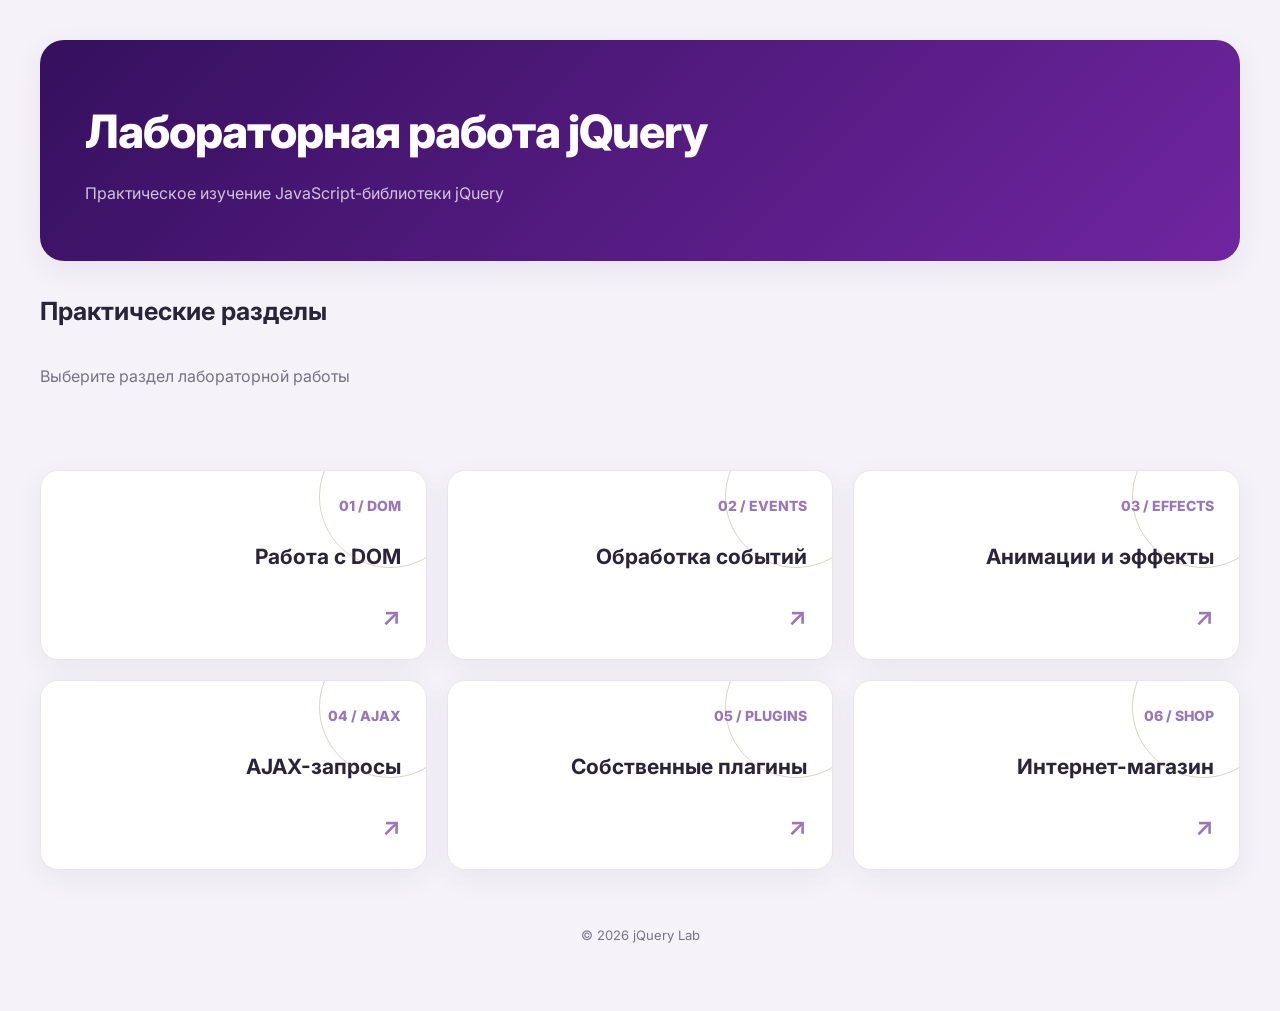
<file: index.html>
<!doctype html>
<html lang="ru">
  <head>
    <meta charset="UTF-8" />
    <meta name="viewport" content="width=device-width, initial-scale=1.0" />
    <title>Лабораторная работа jQuery</title>

    <link rel="stylesheet" href="css/style.css" />
    <link rel="stylesheet" href="css/home.css" />
  </head>
  <body>
    <div id="app">
      <header class="home-header">
        <h1>Лабораторная работа jQuery</h1>
        <p>Практическое изучение JavaScript-библиотеки jQuery</p>
      </header>

      <main class="home-content">
        <h2>Практические разделы</h2>

        <p class="home-description">Выберите раздел лабораторной работы</p>

        <nav class="lab-navigation">
          <a href="pages/dom.html">
            <span class="card-number">01 / DOM</span>
            <span class="card-title">Работа с DOM</span>
            <span class="card-arrow">↗</span>
          </a>

          <a href="pages/events.html">
            <span class="card-number">02 / EVENTS</span>
            <span class="card-title">Обработка событий</span>
            <span class="card-arrow">↗</span>
          </a>

          <a href="pages/effects.html">
            <span class="card-number">03 / EFFECTS</span>
            <span class="card-title">Анимации и эффекты</span>
            <span class="card-arrow">↗</span>
          </a>

          <a href="pages/ajax.html">
            <span class="card-number">04 / AJAX</span>
            <span class="card-title">AJAX-запросы</span>
            <span class="card-arrow">↗</span>
          </a>

          <a href="pages/plugins.html">
            <span class="card-number">05 / PLUGINS</span>
            <span class="card-title">Собственные плагины</span>
            <span class="card-arrow">↗</span>
          </a>

          <a href="pages/shop.html">
            <span class="card-number">06 / SHOP</span>
            <span class="card-title">Интернет-магазин</span>
            <span class="card-arrow">↗</span>
          </a>
        </nav>
      </main>

      <footer>
        <p>© 2026 jQuery Lab</p>
      </footer>
    </div>
  </body>
</html>
</file>
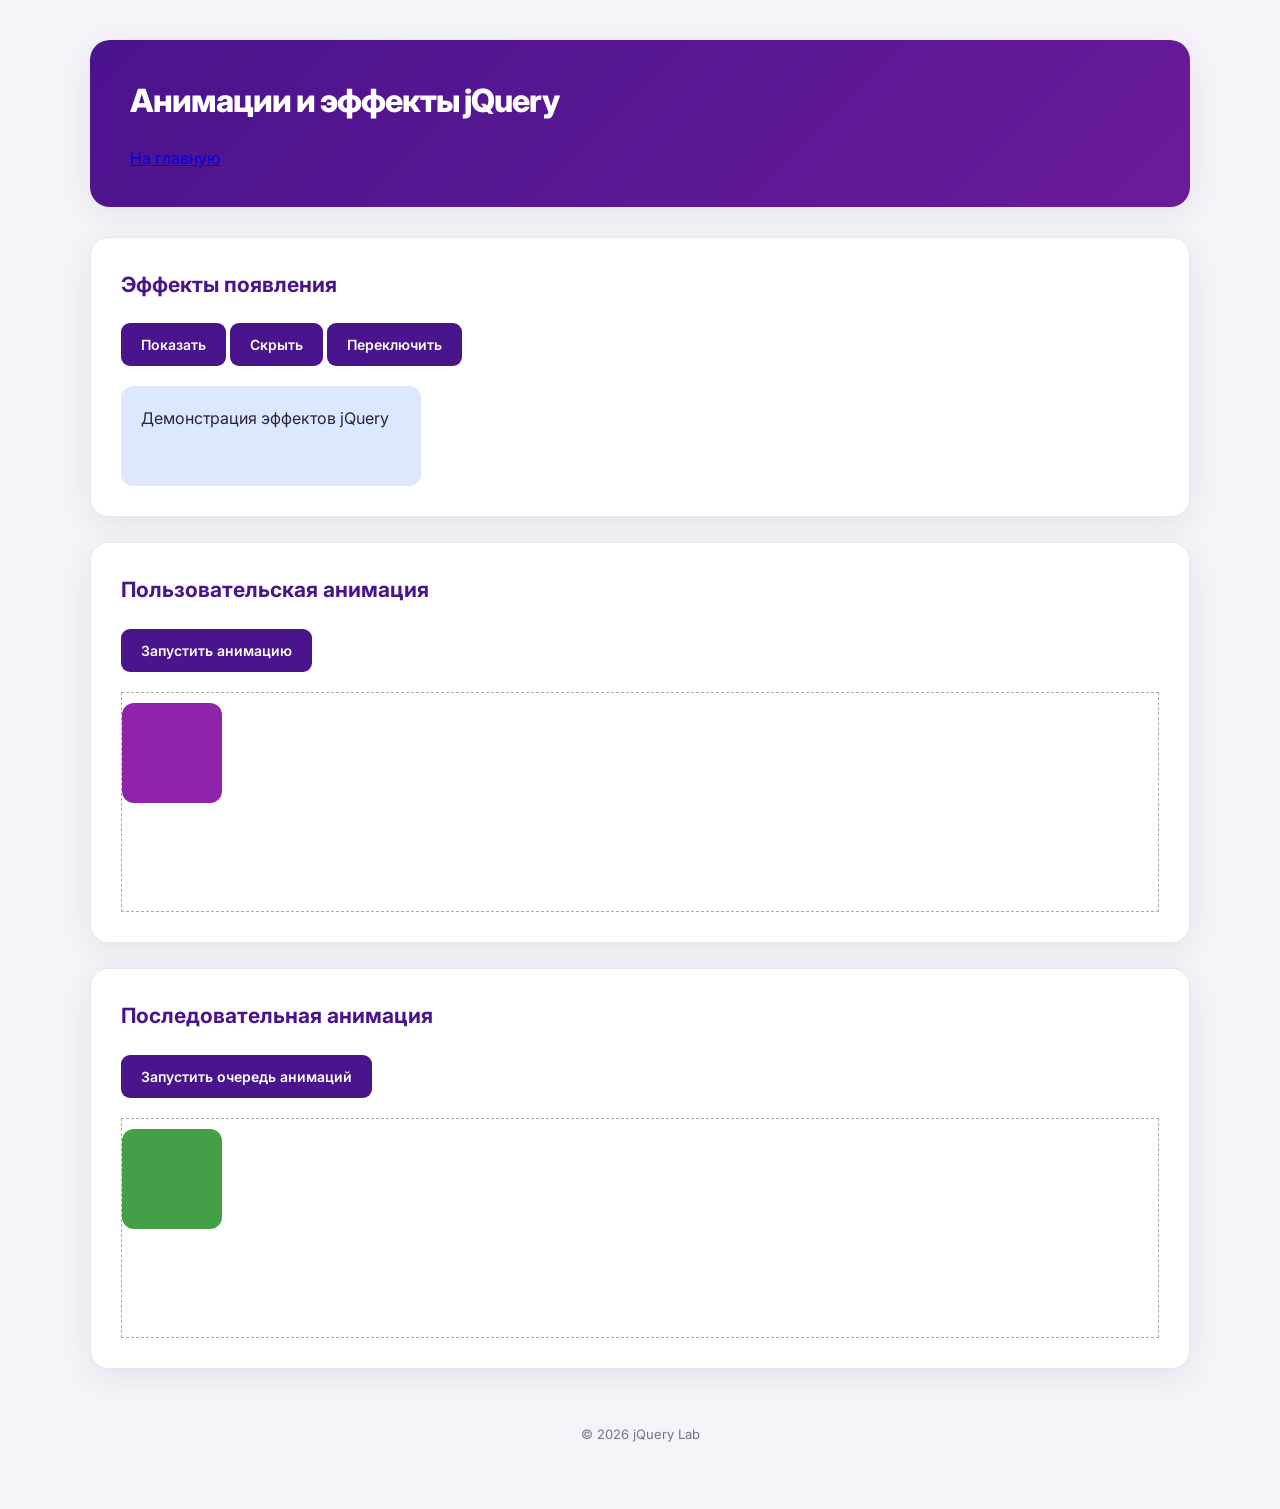
<file: pages/effects.html>
<!doctype html>
<html lang="ru">
  <head>
    <meta charset="UTF-8" />
    <meta name="viewport" content="width=device-width, initial-scale=1.0" />
    <title>Анимации — jQuery Lab</title>

    <link rel="stylesheet" href="../css/style.css" />
    <link rel="stylesheet" href="../css/effects.css" />

    <script src="https://code.jquery.com/jquery-3.7.1.min.js"></script>
  </head>
  <body>
    <div id="app">
      <header>
        <h1>Анимации и эффекты jQuery</h1>
        <nav>
          <a href="../index.html">На главную</a>
        </nav>
      </header>

      <main>
        <section>
          <h2>Эффекты появления</h2>

          <button id="fadeInBtn">Показать</button>
          <button id="fadeOutBtn">Скрыть</button>
          <button id="slideToggleBtn">Переключить</button>

          <div id="effectsBox">
            <p>Демонстрация эффектов jQuery</p>
          </div>
        </section>

        <section>
          <h2>Пользовательская анимация</h2>

          <button id="animateBtn">Запустить анимацию</button>

          <div class="animation-area">
            <div id="animationBox"></div>
          </div>
        </section>

        <section>
          <h2>Последовательная анимация</h2>

          <button id="queueBtn">Запустить очередь анимаций</button>

          <div class="animation-area">
            <div id="queueBox"></div>
          </div>
        </section>
      </main>

      <footer>
        <p>&copy; 2026 jQuery Lab</p>
      </footer>
    </div>

    <script src="../js/effects.js"></script>
  </body>
</html>
</file>
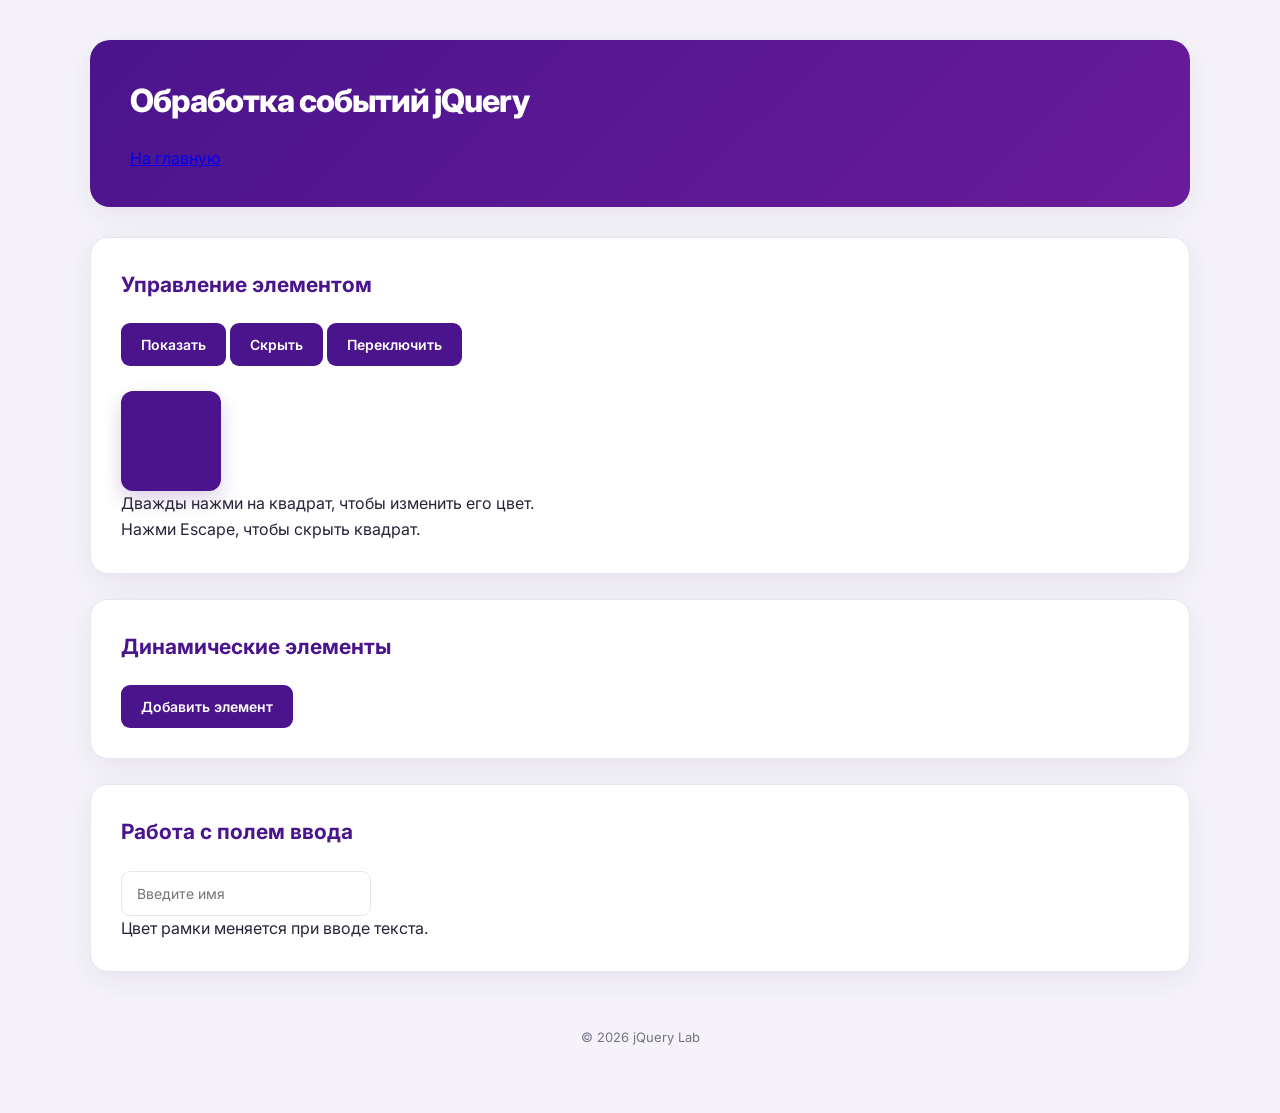
<file: pages/events.html>
<!DOCTYPE html>
<html lang="ru">
<head>
    <meta charset="UTF-8">
    <meta name="viewport" content="width=device-width, initial-scale=1.0">
    <title>Обработка событий — jQuery Lab</title>

    <link rel="stylesheet" href="../css/style.css">

    <script src="https://code.jquery.com/jquery-3.7.1.min.js"></script>
</head>
<body>
    <div id="app">
        <header>
            <h1>Обработка событий jQuery</h1>
            <nav>
                <a href="../index.html">На главную</a>
            </nav>
        </header>

        <main>
            <section>
                <h2>Управление элементом</h2>

                <div class="event-buttons">
                    <button id="showBtn">Показать</button>
                    <button id="hideBtn">Скрыть</button>
                    <button id="toggleBtn">Переключить</button>
                </div>

                <div id="demoBox"></div>

                <p>Дважды нажми на квадрат, чтобы изменить его цвет.</p>
                <p>Нажми Escape, чтобы скрыть квадрат.</p>
            </section>

            <section>
                <h2>Динамические элементы</h2>

                <button id="addDynamicBtn">Добавить элемент</button>
                <div id="dynamic-container"></div>
            </section>

            <section>
                <h2>Работа с полем ввода</h2>

                <input type="text" id="nameInput" placeholder="Введите имя">
                <p>Цвет рамки меняется при вводе текста.</p>
            </section>
        </main>

        <footer>
            <p>&copy; 2026 jQuery Lab</p>
        </footer>
    </div>

    <script src="../js/events.js"></script>
</body>
</html>
</file>
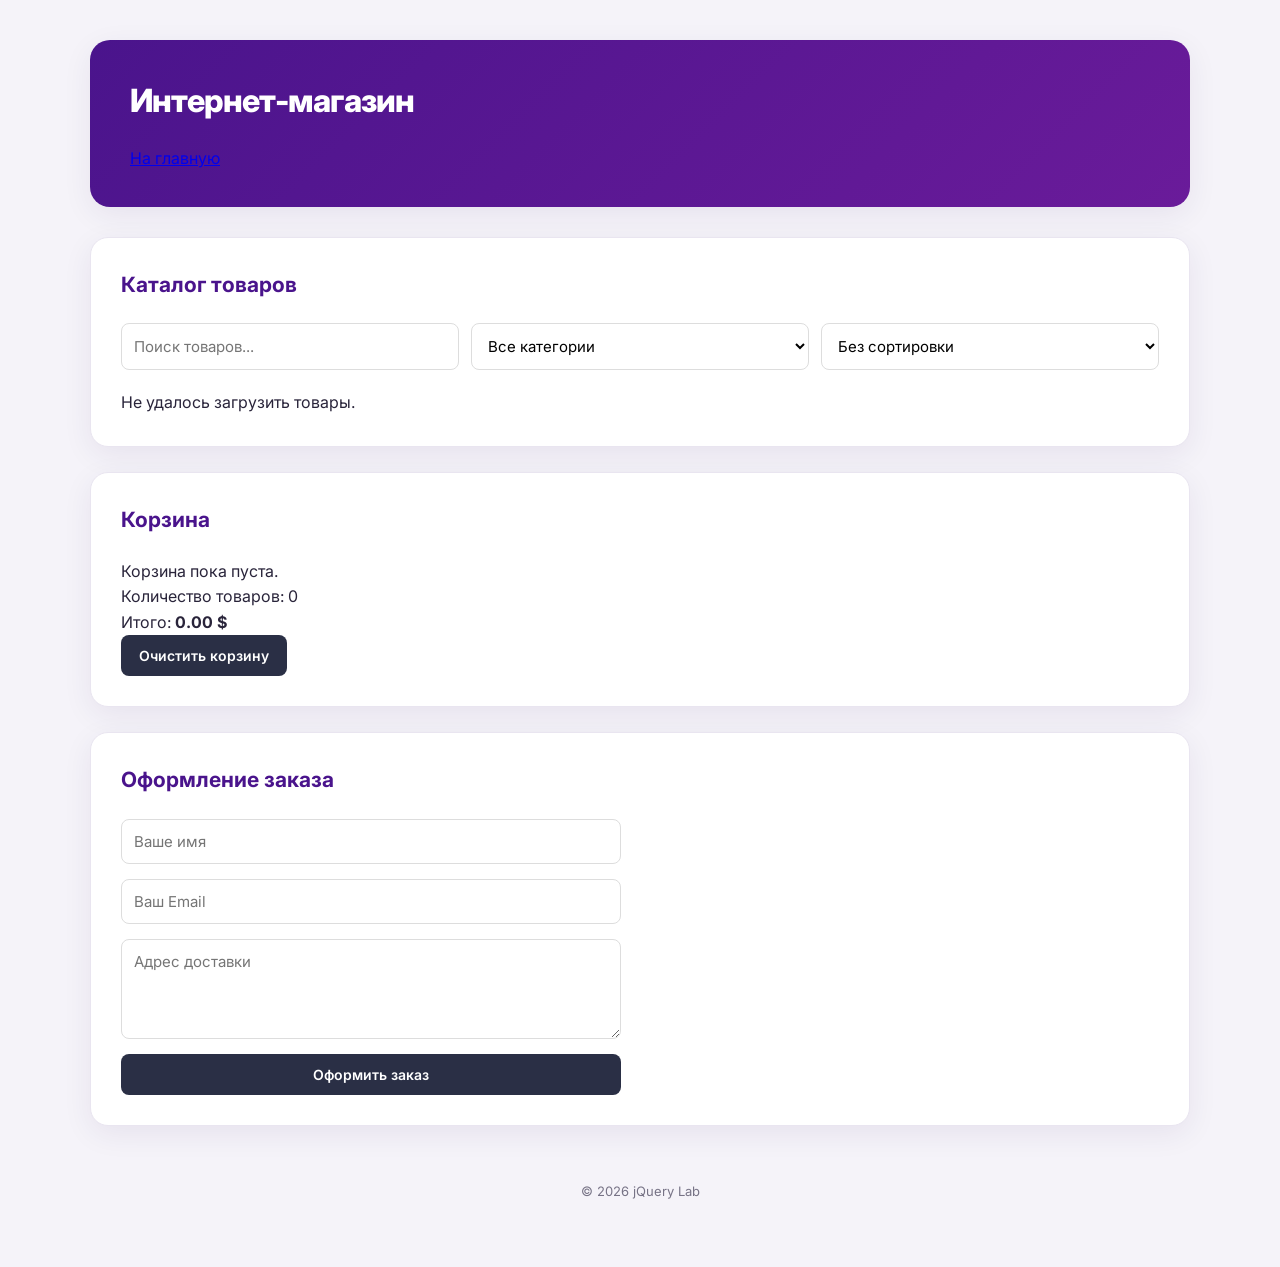
<file: pages/shop.html>
<!DOCTYPE html>
<html lang="ru">
<head>
    <meta charset="UTF-8">
    <meta name="viewport" content="width=device-width, initial-scale=1.0">
    <title>Интернет-магазин — jQuery Lab</title>

    <link rel="stylesheet" href="../css/style.css">
    <link rel="stylesheet" href="../css/shop.css">

    <script src="https://code.jquery.com/jquery-3.7.1.min.js"></script>
</head>
<body>
    <div id="app">
        <header>
            <h1>Интернет-магазин</h1>
            <nav>
                <a href="../index.html">На главную</a>
            </nav>
        </header>

        <main>
            <section>
                <h2>Каталог товаров</h2>

                <div class="shop-controls">
                    <input
                        type="text"
                        id="searchInput"
                        placeholder="Поиск товаров..."
                    >

                    <select id="categoryFilter">
                        <option value="">Все категории</option>
                    </select>

                    <select id="sortSelect">
                        <option value="">Без сортировки</option>
                        <option value="asc">Сначала дешёвые</option>
                        <option value="desc">Сначала дорогие</option>
                    </select>
                </div>

                <div id="products-container">
                    <p>Загрузка товаров...</p>
                </div>
            </section>

            <section>
                <h2>Корзина</h2>

                <div id="cart-container">
                    <p>Корзина пока пуста.</p>
                </div>

                <p>Количество товаров: <span id="cartCount">0</span></p>
                <p>Итого: <strong id="cartTotal">0 ₽</strong></p>

                <button id="clearCartBtn">Очистить корзину</button>
            </section>

            <section>
                <h2>Оформление заказа</h2>

                <form id="orderForm">
                    <input
                        type="text"
                        id="customerName"
                        placeholder="Ваше имя"
                        required
                    >

                    <input
                        type="email"
                        id="customerEmail"
                        placeholder="Ваш Email"
                        required
                    >

                    <textarea
                        id="customerAddress"
                        placeholder="Адрес доставки"
                        required
                    ></textarea>

                    <button type="submit">Оформить заказ</button>
                </form>
            </section>

            <div id="notification"></div>
        </main>

        <footer>
            <p>&copy; 2026 jQuery Lab</p>
        </footer>
    </div>

    <script src="../js/shop.js"></script>
</body>
</html>
</file>
<file: css/style.css>
@import url("https://fonts.googleapis.com/css2?family=Inter:wght@400;500;600;700;800&display=swap");

:root {
  --primary: #4a148c;
  --primary-light: #6a1b9a;
  --accent: #d4af37;
  --background: #f5f3f9;
  --surface: #ffffff;
  --text: #29243a;
  --muted: #777386;
  --border: #e9e5f0;
  --shadow: 0 8px 30px rgba(45, 20, 80, 0.07);
}

* {
  box-sizing: border-box;
  margin: 0;
  padding: 0;
}

body {
  font-family: "Inter", sans-serif;
  background: var(--background);
  color: var(--text);
  line-height: 1.6;
}

#app {
  width: min(1100px, calc(100% - 40px));
  margin: 40px auto;
}

header {
  background: linear-gradient(135deg, var(--primary), var(--primary-light));
  padding: 35px 40px;
  border-radius: 20px;
  color: white;
  box-shadow: var(--shadow);
  margin-bottom: 30px;
}

header h1 {
  font-size: 32px;
  font-weight: 800;
  letter-spacing: -1px;
  margin-bottom: 20px;
}

#nav-menu {
  display: flex;
  flex-wrap: wrap;
  gap: 12px;
  list-style: none;
}

#nav-menu a {
  display: inline-block;
  color: white;
  text-decoration: none;
  padding: 9px 17px;
  border-radius: 8px;
  transition: 0.25s;
  font-size: 14px;
}

#nav-menu a:hover {
  background: rgba(255, 255, 255, 0.16);
  color: var(--accent);
}

main {
  display: grid;
  gap: 25px;
}

section {
  background: var(--surface);
  padding: 30px;
  border: 1px solid var(--border);
  border-radius: 18px;
  box-shadow: var(--shadow);
}

section h2 {
  font-size: 21px;
  margin-bottom: 22px;
  color: var(--primary);
}

.item {
  padding: 16px 20px;
  margin-bottom: 12px;
  background: #f8f6fb;
  border: 1px solid var(--border);
  border-radius: 10px;
  transition: 0.25s;
  cursor: pointer;
}

.item:hover {
  border-color: var(--accent);
  transform: translateX(5px);
}

form {
  display: flex;
  flex-wrap: wrap;
  gap: 12px;
  margin-top: 20px;
}

input,
textarea,
select {
  flex: 1;
  min-width: 180px;
  padding: 13px 15px;
  border: 1px solid var(--border);
  border-radius: 9px;
  font-family: inherit;
  font-size: 14px;
  outline: none;
  transition: 0.25s;
  background: white;
}

input:focus,
textarea:focus,
select:focus {
  border-color: var(--primary-light);
  box-shadow: 0 0 0 3px rgba(106, 27, 154, 0.1);
}

button {
  border: none;
  background: var(--primary);
  color: white;
  padding: 13px 20px;
  border-radius: 9px;
  font-family: inherit;
  font-size: 14px;
  font-weight: 600;
  cursor: pointer;
  transition: 0.25s;
}

button:hover {
  background: var(--primary-light);
  transform: translateY(-2px);
  box-shadow: 0 5px 15px rgba(74, 20, 140, 0.2);
}

#demo-section {
  display: block;
}

#demoBox {
  width: 100px;
  height: 100px;
  background: var(--primary);
  border-radius: 12px;
  margin-top: 25px;
  box-shadow: 0 8px 20px rgba(74, 20, 140, 0.2);
}

footer {
  text-align: center;
  padding: 25px;
  margin-top: 30px;
  color: var(--muted);
  font-size: 13px;
}

@media (max-width: 600px) {
  #app {
    width: calc(100% - 24px);
    margin: 12px auto;
  }

  header {
    padding: 25px 20px;
  }

  header h1 {
    font-size: 25px;
  }

  #nav-menu {
    gap: 5px;
  }

  #nav-menu a {
    padding: 8px 10px;
  }

  section {
    padding: 20px;
  }

  form {
    flex-direction: column;
  }

  input,
  textarea,
  select,
  form button {
    width: 100%;
  }
}

#ajax-section h2 {
  margin-bottom: 20px;
}

#posts-container,
#users-container {
  margin-top: 20px;
}

.ajax-post,
.ajax-user {
  padding: 20px;
  margin-bottom: 15px;
  background: #f8f6fb;
  border: 1px solid var(--border);
  border-radius: 12px;
}

.ajax-post h3,
.ajax-user h3 {
  color: var(--primary);
  margin-bottom: 10px;
}

.ajax-post p,
.ajax-user p {
  color: var(--muted);
  line-height: 1.6;
}

/* Главная страница лабораторной */

.lab-navigation {
  display: grid;
  grid-template-columns: repeat(3, minmax(0, 1fr));
  gap: 22px;
  margin-top: 30px;
}

.lab-navigation a {
  position: relative;
  display: flex;
  align-items: flex-end;
  min-height: 180px;
  padding: 25px;
  overflow: hidden;

  color: #fff;
  text-decoration: none;
  font-size: 20px;
  font-weight: 600;
  line-height: 1.4;

  background: linear-gradient(145deg, #353b55, #222638);
  border: 1px solid rgba(154, 133, 80, 0.35);
  border-radius: 18px;

  transition:
    transform 0.3s,
    border-color 0.3s,
    box-shadow 0.3s;
}

.lab-navigation a::before {
  content: "";
  position: absolute;
  top: -45px;
  right: -35px;
  width: 140px;
  height: 140px;
  border: 1px solid rgba(154, 133, 80, 0.35);
  border-radius: 50%;
  transition: transform 0.4s;
}

.lab-navigation a:hover {
  transform: translateY(-7px);
  border-color: #9a8550;
  box-shadow: 0 12px 30px rgba(0, 0, 0, 0.2);
}

.lab-navigation a:hover::before {
  transform: scale(1.5);
}

@media (max-width: 900px) {
  .lab-navigation {
    grid-template-columns: repeat(2, minmax(0, 1fr));
  }
}

@media (max-width: 600px) {
  .lab-navigation {
    grid-template-columns: 1fr;
  }

  .lab-navigation a {
    min-height: 130px;
  }
}
</file>
<file: css/home.css>
/* Главная страница */

#app {
    width: min(1200px, calc(100% - 40px));
    margin: 40px auto;
}

.home-header {
    padding: 55px 45px;
    background: linear-gradient(135deg, #35105e, #7025a0);
    color: white;
    border-radius: 24px;
}

.home-header h1 {
    font-size: clamp(28px, 5vw, 46px);
    margin-bottom: 12px;
}

.home-header p {
    color: rgba(255, 255, 255, 0.75);
    font-size: 16px;
}

.home-content {
    margin-top: 30px;
}

.home-content h2 {
    font-size: 25px;
    margin-bottom: 8px;
}

.home-description {
    color: #777386;
    margin-bottom: 25px;
}

.lab-navigation {
    display: grid;
    grid-template-columns: repeat(3, 1fr);
    gap: 20px;
}

.lab-navigation a {
    display: flex;
    flex-direction: column;
    justify-content: space-between;
    min-height: 190px;
    padding: 25px;
    color: #29243a;
    text-decoration: none;
    background: white;
    border: 1px solid #e9e5f0;
    border-radius: 18px;
    box-shadow: 0 8px 30px rgba(45, 20, 80, 0.06);
    transition: 0.3s;
}

.lab-navigation a:hover {
    transform: translateY(-6px);
    border-color: #d4af37;
    box-shadow: 0 15px 35px rgba(45, 20, 80, 0.12);
}

.card-number {
    color: #9a75bd;
    font-size: 14px;
    font-weight: 800;
}

.card-title {
    font-size: 21px;
    font-weight: 700;
}

.card-arrow {
    align-self: flex-end;
    color: #9a75bd;
    font-size: 25px;
}

@media (max-width: 850px) {
    .lab-navigation {
        grid-template-columns: repeat(2, 1fr);
    }
}

@media (max-width: 550px) {
    .lab-navigation {
        grid-template-columns: 1fr;
    }

    .home-header {
        padding: 35px 25px;
    }
}
</file>
<file: css/effects.css>
#effectsBox {
  width: 300px;
  min-height: 100px;
  padding: 20px;
  margin-top: 20px;
  background: #dce8ff;
  border-radius: 12px;
}

.animation-area {
  position: relative;
  min-height: 220px;
  margin-top: 20px;
  padding: 10px;
  border: 1px dashed #aaa;
}

#animationBox,
#queueBox {
  position: absolute;
  left: 0;
  top: 10px;
  width: 100px;
  height: 100px;
  background: #8e24aa;
  border-radius: 12px;
}

#queueBox {
  background: #43a047;
}
</file>
<file: css/shop.css>
.shop-controls {
  display: flex;
  flex-wrap: wrap;
  gap: 12px;
  margin: 20px 0;
}

.shop-controls input,
.shop-controls select,
#orderForm input,
#orderForm textarea {
  padding: 12px;
  border: 1px solid #ddd;
  border-radius: 8px;
  font-size: 15px;
}

.shop-controls input {
  flex: 1;
  min-width: 200px;
}

#products-container {
  display: grid;
  grid-template-columns: repeat(auto-fit, minmax(220px, 1fr));
  gap: 20px;
  margin-top: 20px;
}

.product-card {
  display: flex;
  flex-direction: column;
  padding: 20px;
  background: white;
  border: 1px solid #eee;
  border-radius: 14px;
  box-shadow: 0 3px 12px rgba(0, 0, 0, 0.06);
  transition:
    transform 0.3s,
    box-shadow 0.3s;
}

.product-card:hover {
  transform: translateY(-5px);
  box-shadow: 0 8px 20px rgba(0, 0, 0, 0.12);
}

.product-card img {
  width: 100%;
  height: 180px;
  object-fit: contain;
  margin-bottom: 15px;
}

.product-card h3 {
  font-size: 16px;
  line-height: 1.4;
}

.product-category {
  color: #888;
  font-size: 13px;
}

.product-price {
  font-size: 20px;
  font-weight: bold;
  margin-top: auto;
  padding: 12px 0;
}

.add-to-cart,
#clearCartBtn,
#orderForm button {
  padding: 12px 18px;
  border: none;
  border-radius: 8px;
  background: #2a2f45;
  color: white;
  cursor: pointer;
  transition: background 0.3s;
}

.add-to-cart:hover,
#clearCartBtn:hover,
#orderForm button:hover {
  background: #9a8550;
}

.cart-item {
  display: flex;
  flex-wrap: wrap;
  align-items: center;
  justify-content: space-between;
  gap: 12px;
  padding: 15px;
  margin: 10px 0;
  background: white;
  border: 1px solid #eee;
  border-radius: 10px;
}

.cart-item h3 {
  flex: 1;
  min-width: 150px;
  font-size: 15px;
}

.remove-from-cart {
  padding: 8px 14px;
  border: none;
  border-radius: 6px;
  background: #e53935;
  color: white;
  cursor: pointer;
}

#orderForm {
  display: flex;
  flex-direction: column;
  gap: 15px;
  max-width: 500px;
}

#orderForm textarea {
  min-height: 100px;
  resize: vertical;
}

#notification {
  position: fixed;
  right: 20px;
  bottom: 20px;
  padding: 15px 20px;
  background: #2a2f45;
  color: white;
  border-radius: 8px;
  display: none;
}

@media (max-width: 600px) {
  .shop-controls {
    flex-direction: column;
  }

  .shop-controls input,
  .shop-controls select {
    width: 100%;
  }

  .cart-item {
    flex-direction: column;
    align-items: flex-start;
  }
}
</file>
